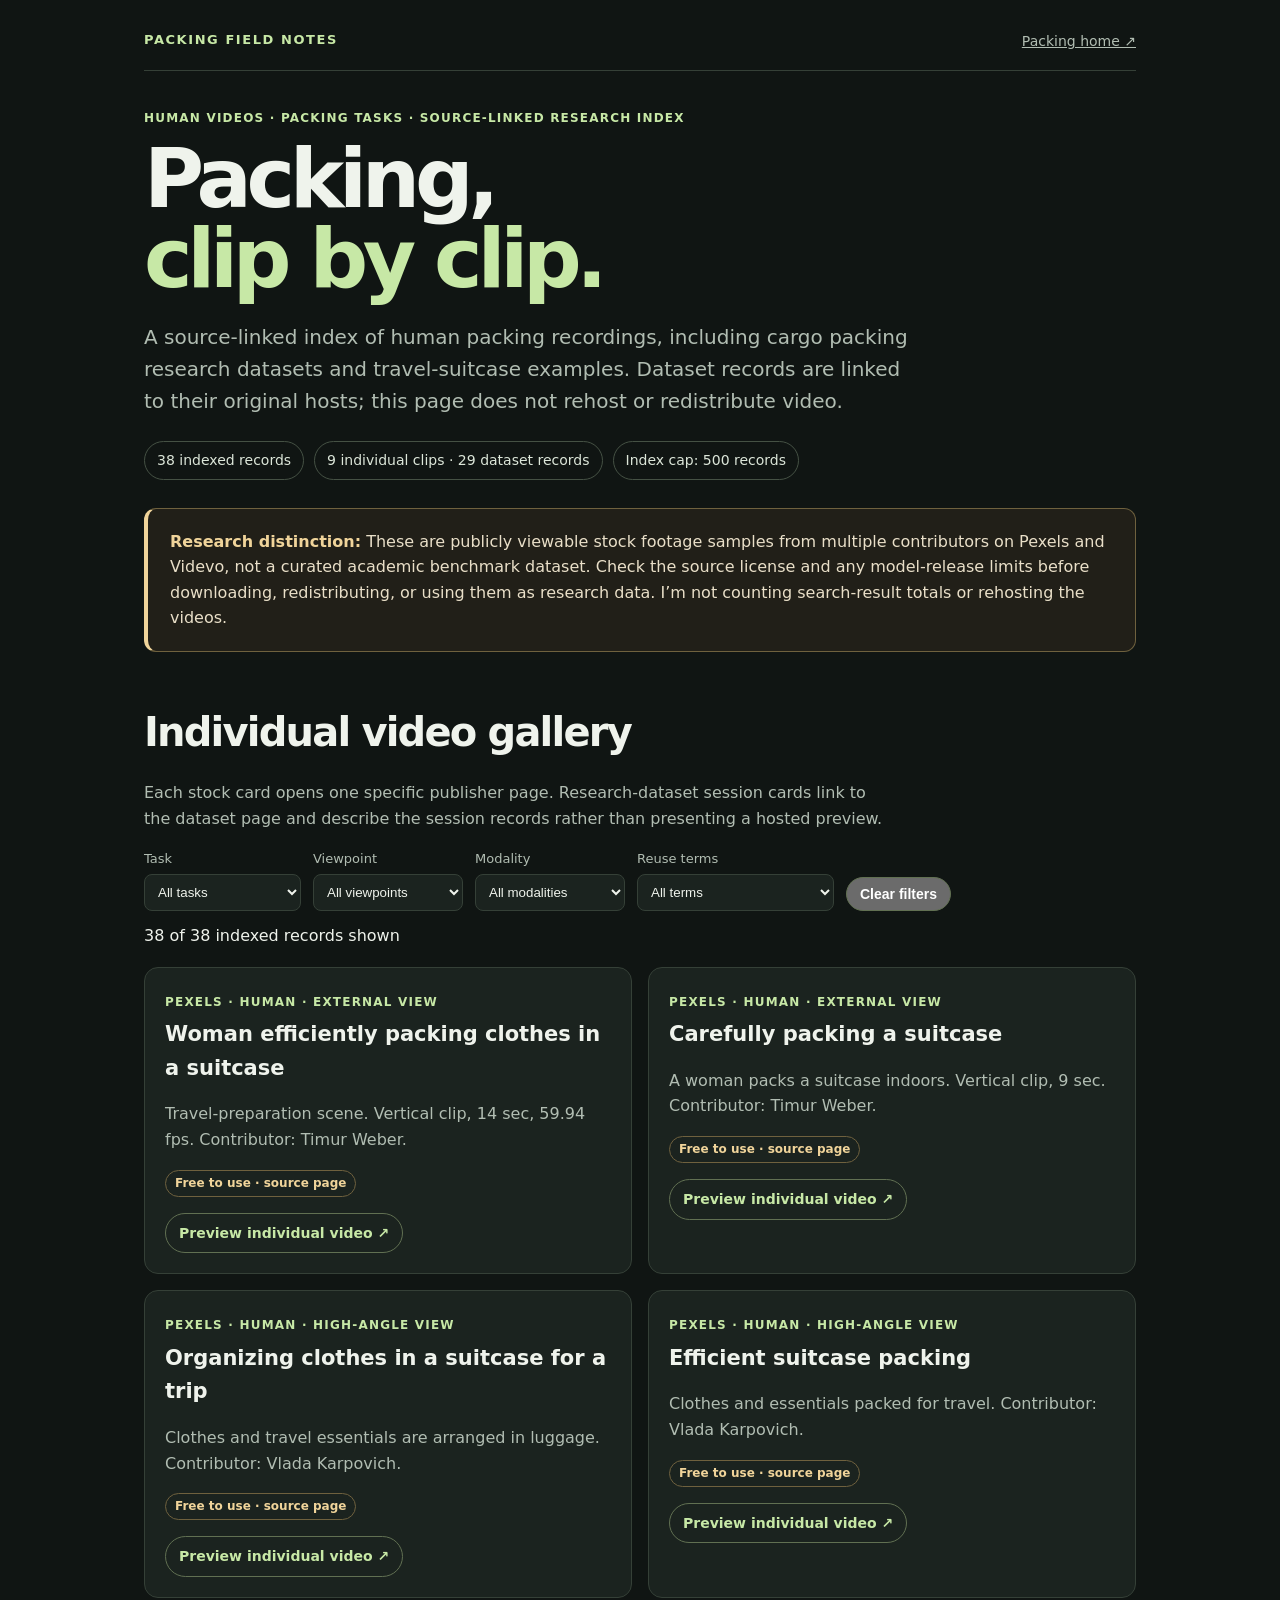
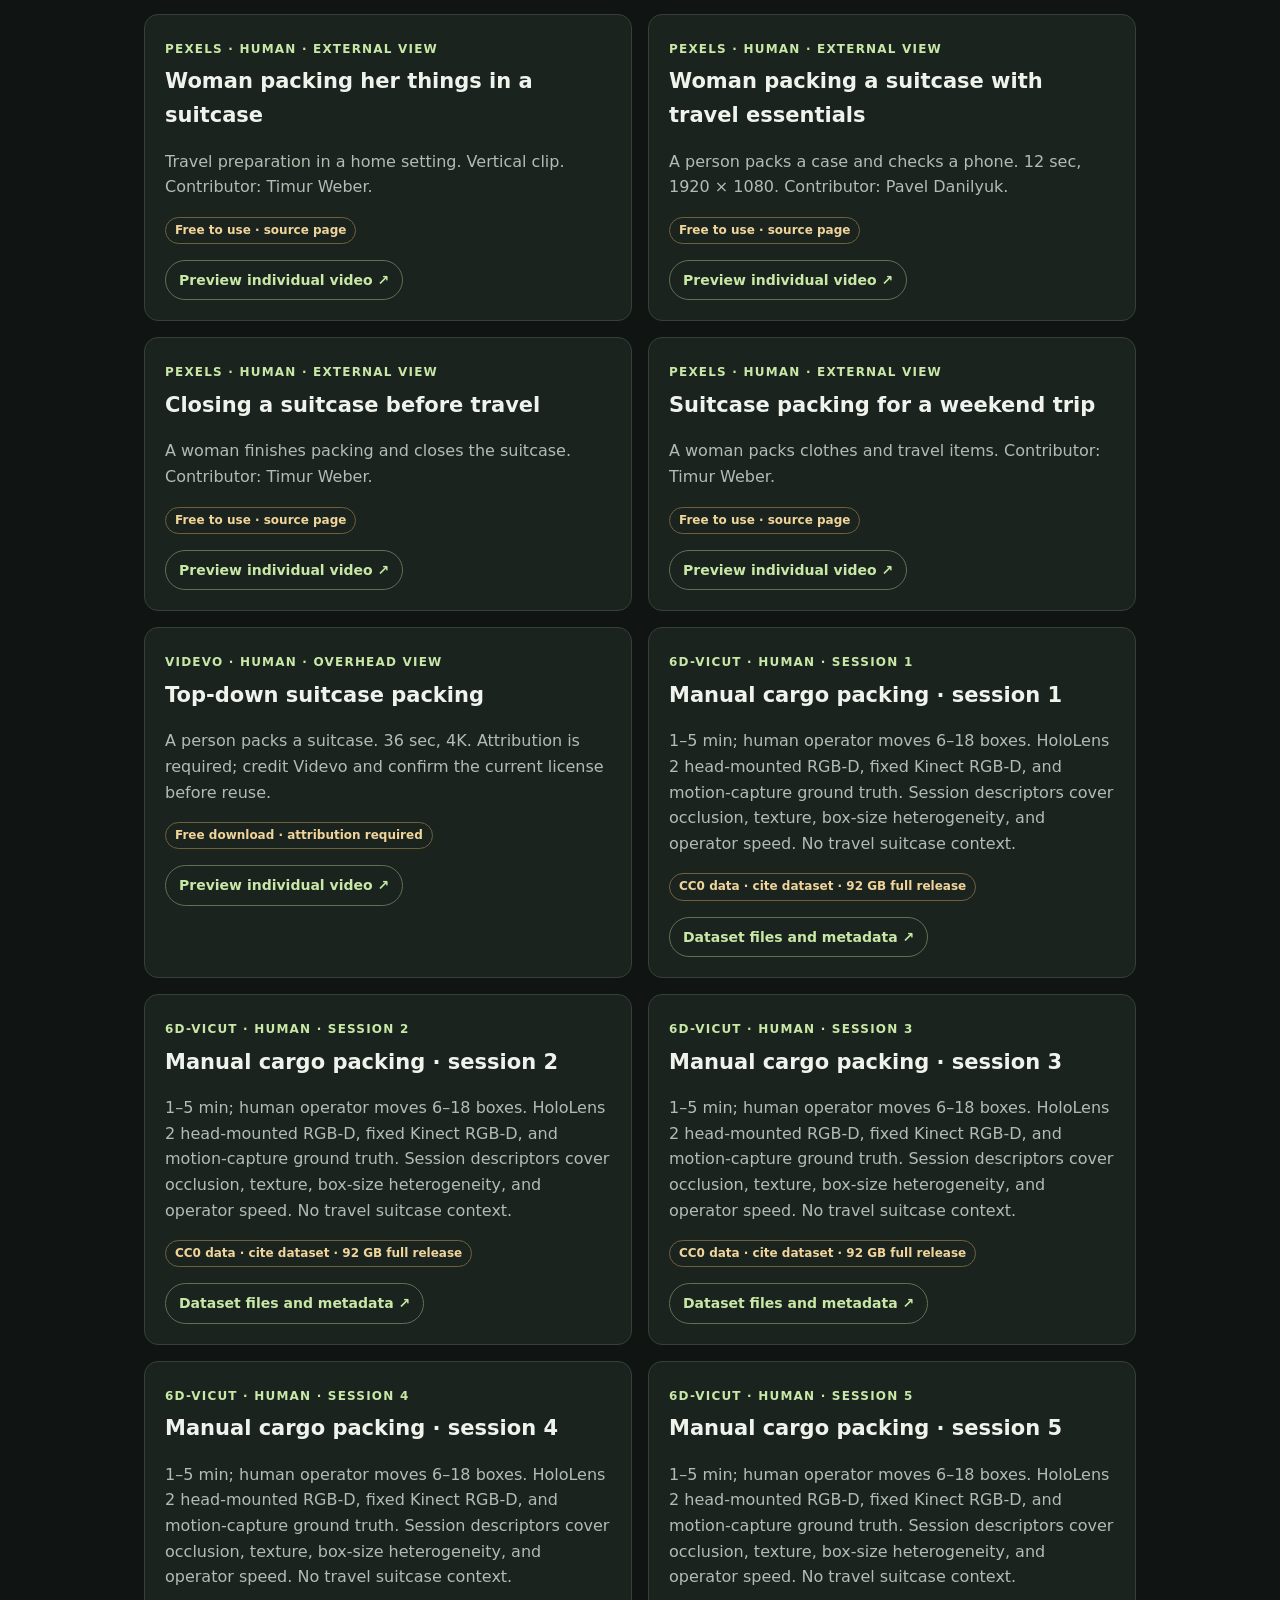
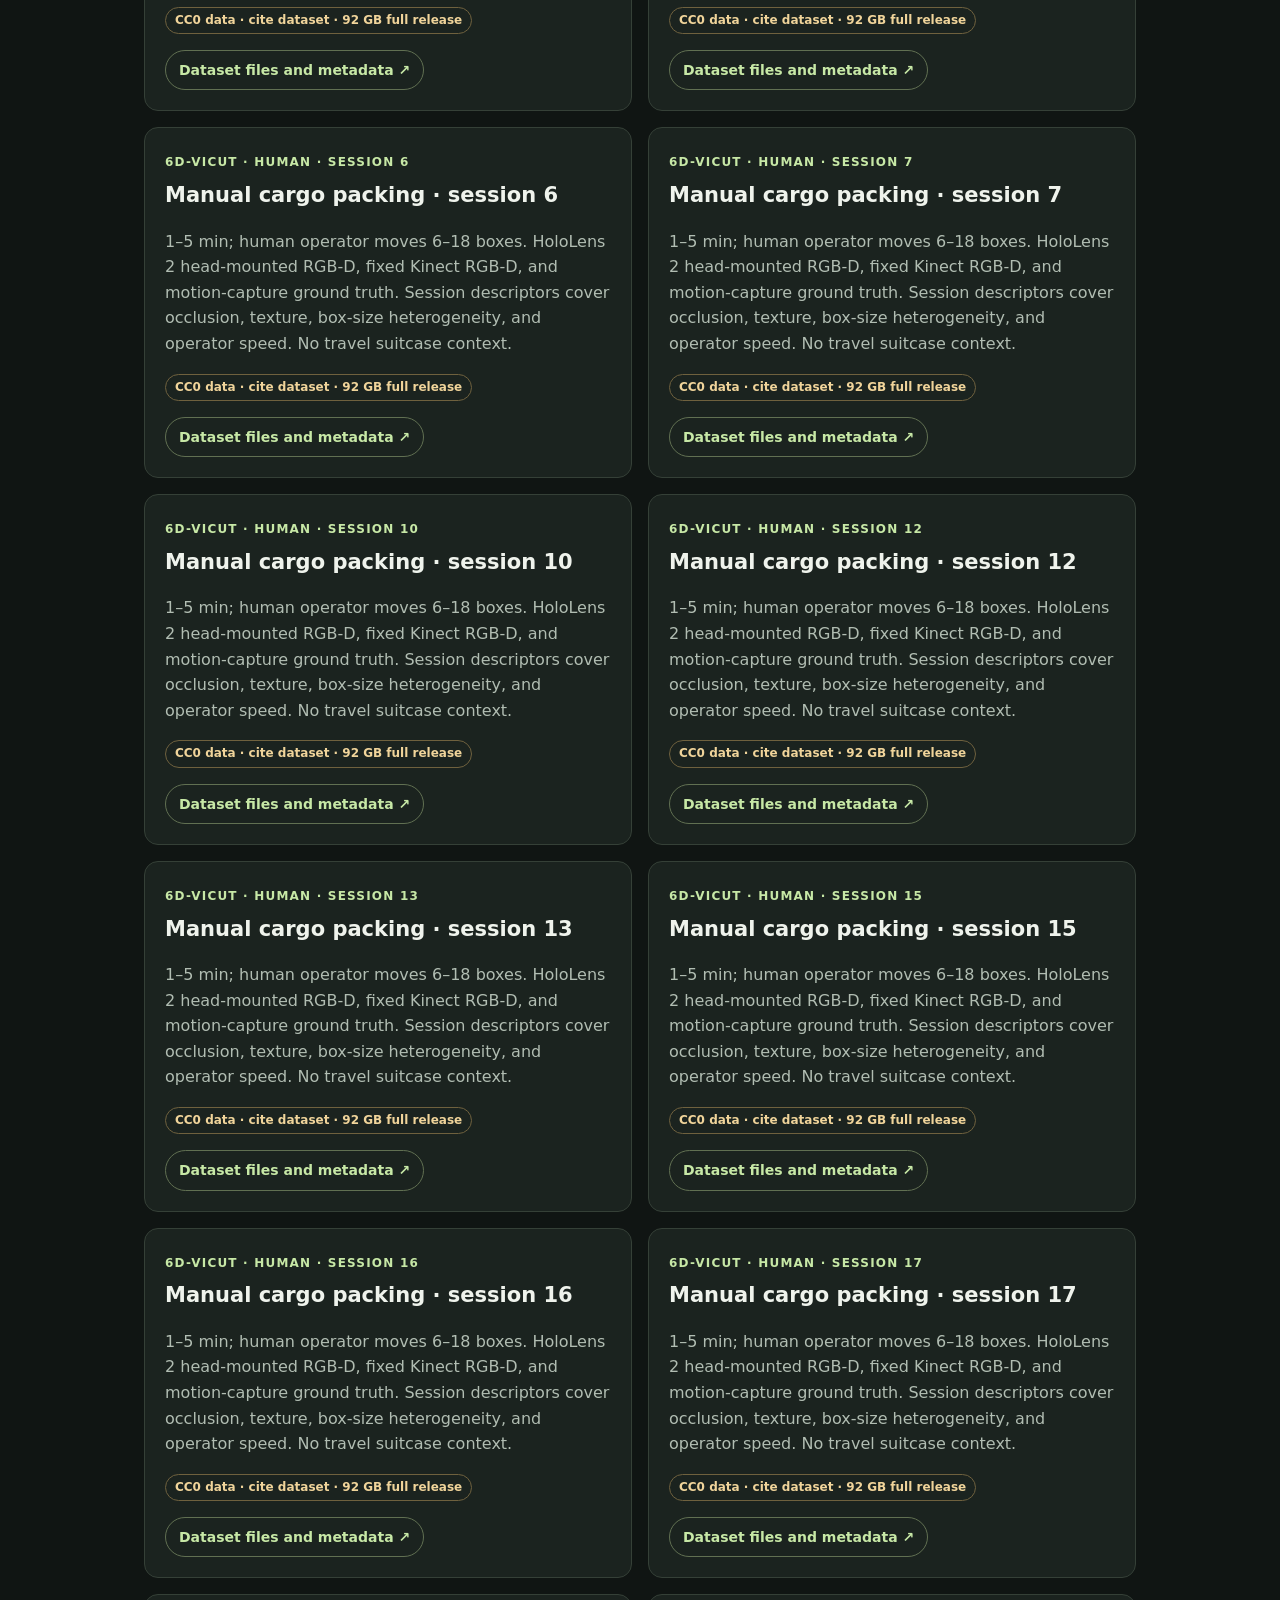
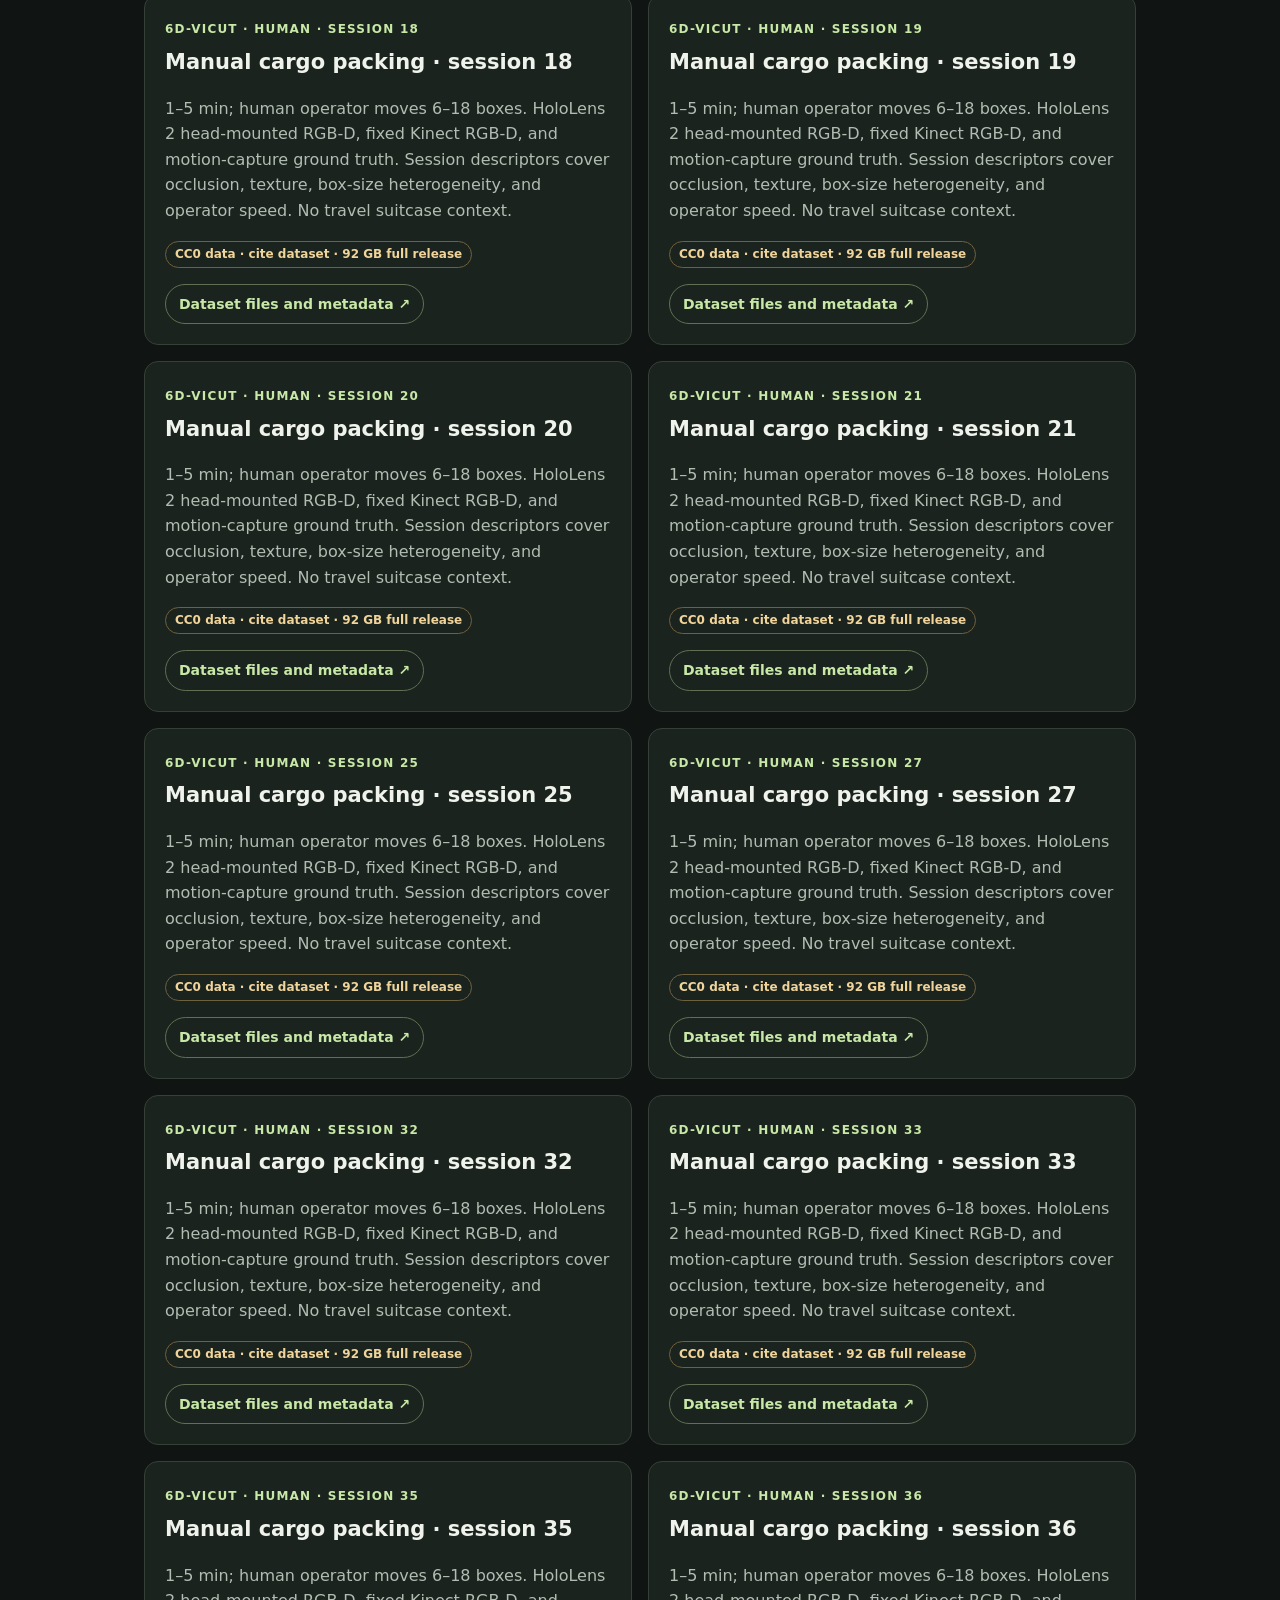
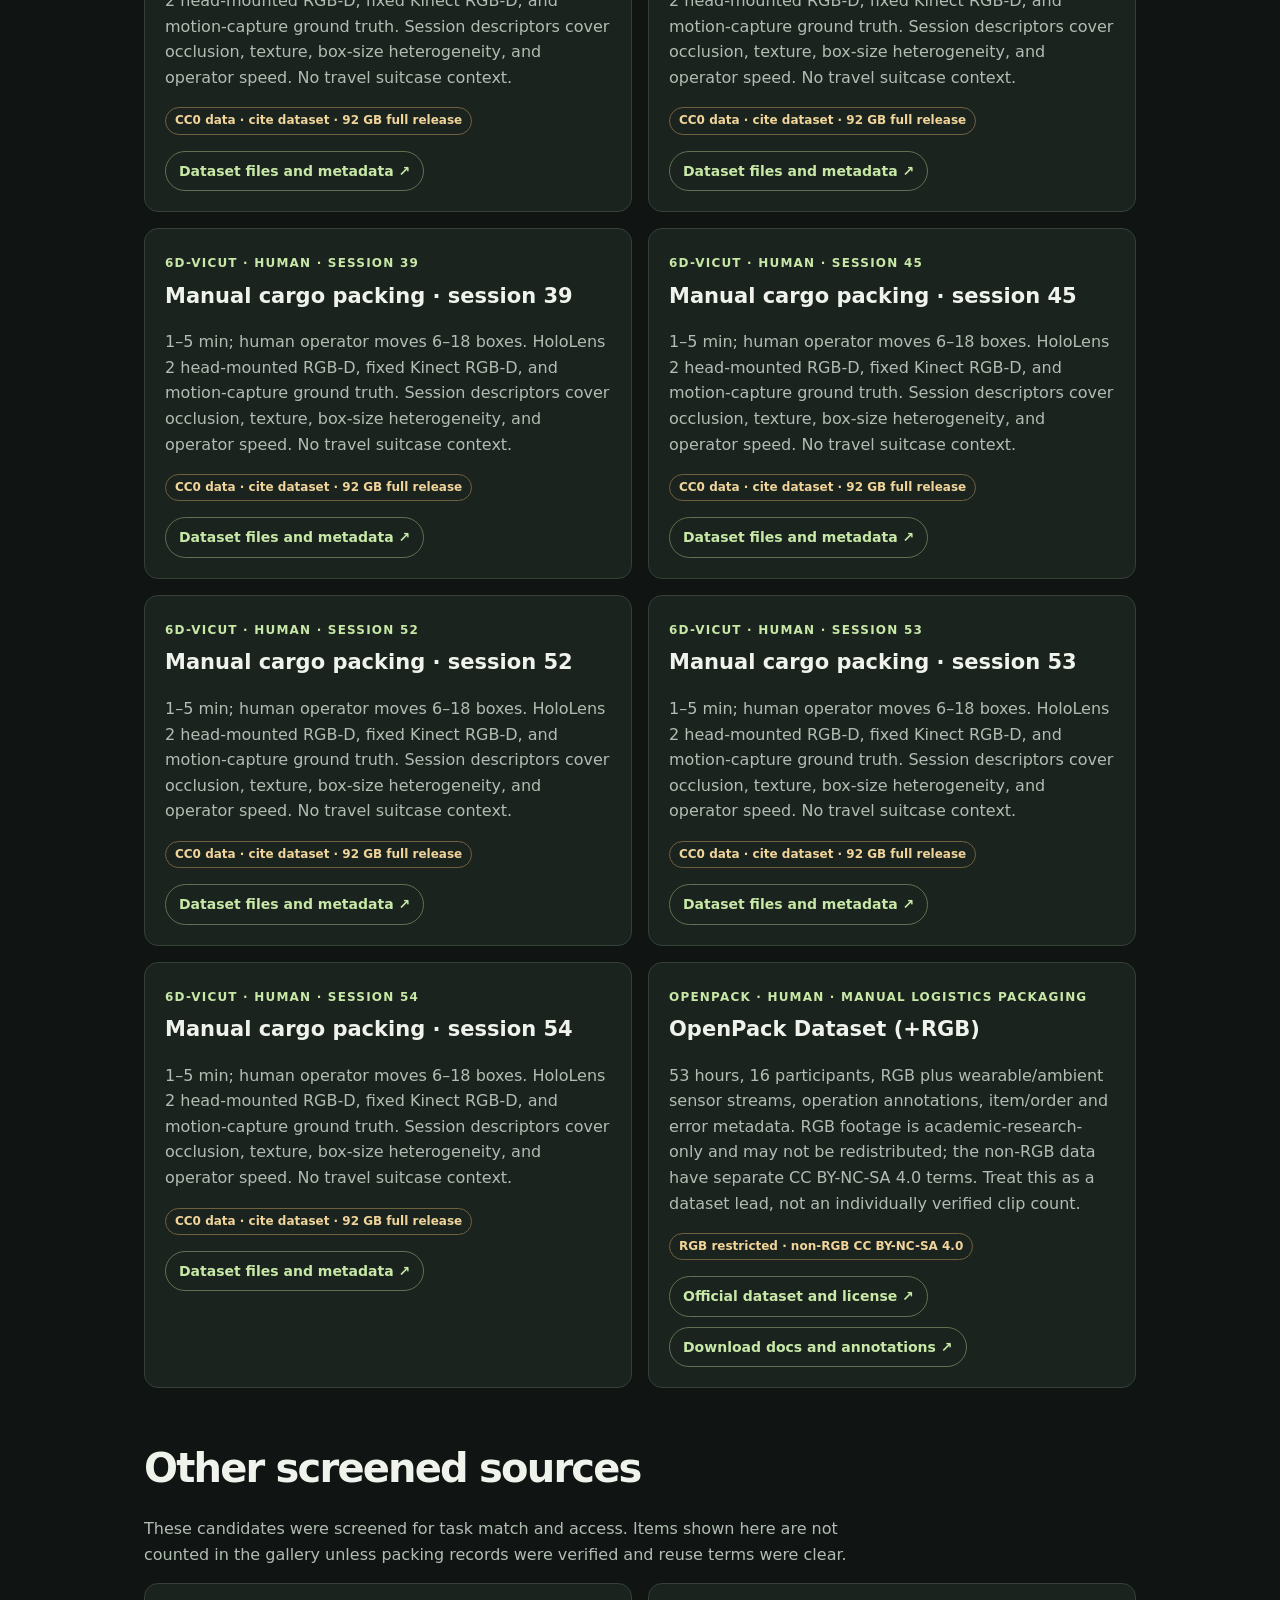
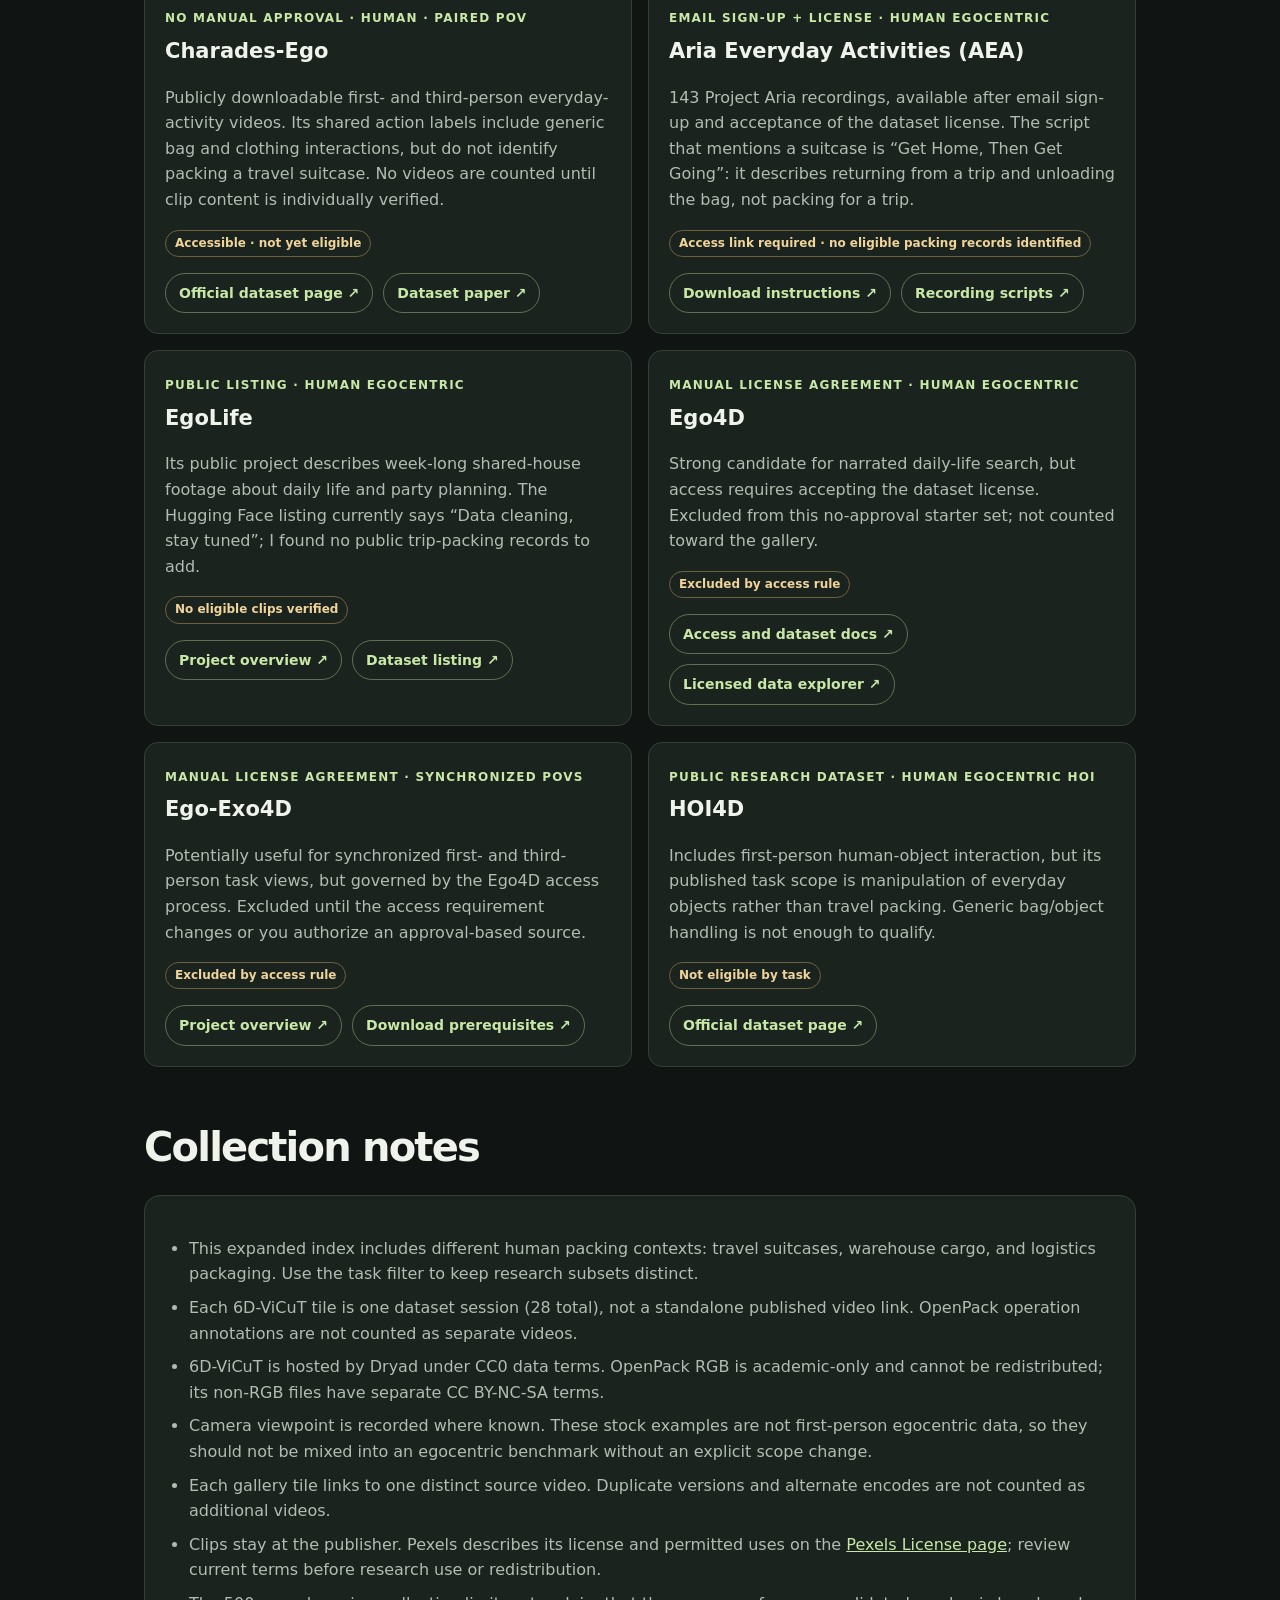
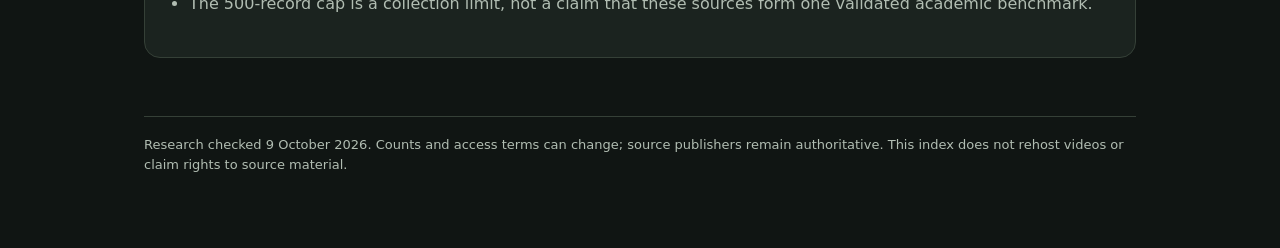
<file: packing-data/index.html>
<!doctype html>
<html lang="en">
<head>
<meta charset="utf-8">
<meta name="viewport" content="width=device-width, initial-scale=1">
<meta name="description" content="A filterable, source-linked index of human packing videos and research dataset sessions.">
<title>Human packing video index — Field Notes</title>
<style>
:root{color-scheme:dark;--bg:#101513;--panel:#1b231f;--ink:#eff3ec;--muted:#b1bdb2;--accent:#c7e8a6;--line:#354037;--warn:#f0d49a}*{box-sizing:border-box}body{margin:0;background:var(--bg);color:var(--ink);font:16px/1.6 system-ui,-apple-system,Segoe UI,sans-serif}main{max-width:1120px;margin:auto;padding:30px 5vw 72px}a{color:var(--accent)}a:focus-visible{outline:3px solid var(--accent);outline-offset:4px}header{display:flex;justify-content:space-between;gap:16px;border-bottom:1px solid var(--line);padding-bottom:18px}.brand{font-size:13px;font-weight:750;letter-spacing:.12em;text-decoration:none}.back{font-size:14px;color:var(--muted)}.eyebrow,.tag{color:var(--accent);font-size:12px;font-weight:750;letter-spacing:.1em;text-transform:uppercase}.eyebrow{margin:38px 0 10px}h1{font-size:clamp(44px,8vw,82px);line-height:.98;letter-spacing:-.065em;max-width:850px;margin:0 0 22px}h1 em{color:var(--accent);font-style:normal}.lede{max-width:780px;font-size:20px;color:var(--muted)}.stats{display:flex;flex-wrap:wrap;gap:10px;margin:24px 0}.stats span{padding:7px 12px;border:1px solid #455144;border-radius:999px;color:#dce6d9;font-size:14px}.notice{margin:28px 0;padding:20px 22px;border:1px solid #6f613e;border-left:4px solid var(--warn);border-radius:12px;background:#211f18;color:#e9dfc8}.notice strong{color:var(--warn)}section{margin-top:48px}.section-head{margin-bottom:16px}.section-head h2{font-size:clamp(27px,4vw,40px);letter-spacing:-.045em;margin:0}.section-head p{max-width:740px;color:var(--muted)}.panel{padding:24px;border:1px solid var(--line);border-radius:16px;background:var(--panel)}.panel h3{margin:4px 0 8px;font-size:23px}.panel p{color:var(--muted)}.source-grid{display:grid;grid-template-columns:repeat(2,minmax(0,1fr));gap:16px}.filters{display:flex;flex-wrap:wrap;gap:12px;align-items:end;margin:18px 0}.filters label{display:grid;gap:4px;color:var(--muted);font-size:13px}.filters select{min-width:150px;padding:9px;background:var(--panel);color:var(--ink);border:1px solid var(--line);border-radius:8px}.source[hidden]{display:none}.source{padding:20px;border:1px solid var(--line);border-radius:14px;background:var(--panel)}.source h3{font-size:21px;margin:5px 0}.source p{color:var(--muted)}.status{display:inline-block;border:1px solid #6f613e;border-radius:999px;padding:3px 9px;color:var(--warn);font-size:12px;font-weight:700}.button{display:inline-block;padding:8px 13px;border:1px solid #617052;border-radius:999px;text-decoration:none;font-size:14px;font-weight:650}.source-actions{display:flex;flex-wrap:wrap;gap:10px;margin-top:16px}.criteria{padding-left:20px;color:var(--muted)}.criteria li{margin:8px 0}footer{margin-top:58px;padding-top:18px;border-top:1px solid var(--line);font-size:13px;color:var(--muted)}@media(max-width:700px){main{padding:22px 5vw 54px}.source-grid{grid-template-columns:1fr}header{align-items:flex-start;flex-direction:column}}
</style>
</head>
<body><main>
<header><a class="brand" href="../index.html">PACKING FIELD NOTES</a><a class="back" href="../index.html">Packing home ↗</a></header>
<p class="eyebrow">Human videos · packing tasks · source-linked research index</p>
<h1>Packing,<br><em>clip by clip.</em></h1>
<p class="lede">A source-linked index of human packing recordings, including cargo packing research datasets and travel-suitcase examples. Dataset records are linked to their original hosts; this page does not rehost or redistribute video.</p>
<div class="stats"><span>38 indexed records</span><span>9 individual clips · 29 dataset records</span><span>Index cap: 500 records</span></div>
<aside class="notice"><strong>Research distinction:</strong> These are publicly viewable stock footage samples from multiple contributors on Pexels and Videvo, not a curated academic benchmark dataset. Check the source license and any model-release limits before downloading, redistributing, or using them as research data. I’m not counting search-result totals or rehosting the videos.</aside>

<section aria-labelledby="gallery-title"><div class="section-head"><h2 id="gallery-title">Individual video gallery</h2><p>Each stock card opens one specific publisher page. Research-dataset session cards link to the dataset page and describe the session records rather than presenting a hosted preview.</p></div><div class="filters" role="group" aria-label="Filter packing records"><label>Task <select data-filter="task"><option value="">All tasks</option><option value="travel">Travel suitcase</option><option value="cargo">Cargo / warehouse</option><option value="logistics">Logistics packaging</option></select></label><label>Viewpoint <select data-filter="view"><option value="">All viewpoints</option><option value="external">External</option><option value="egocentric">Egocentric</option><option value="mixed">Multiple / mixed</option></select></label><label>Modality <select data-filter="modality"><option value="">All modalities</option><option value="rgb">RGB video</option><option value="rgbd">RGB-D</option><option value="multimodal">Multimodal</option></select></label><label>Reuse terms <select data-filter="license"><option value="">All terms</option><option value="pexels">Pexels license</option><option value="attribution">Attribution required</option><option value="cc0">CC0</option><option value="restricted">Restricted / academic only</option></select></label><button class="button" type="button" id="clear-filters">Clear filters</button><span id="filter-count" aria-live="polite"></span></div><div class="source-grid" id="records-grid">
<article class="source" data-task="travel" data-view="external" data-modality="rgb" data-license="pexels"><span class="tag">Pexels · human · external view</span><h3>Woman efficiently packing clothes in a suitcase</h3><p>Travel-preparation scene. Vertical clip, 14 sec, 59.94 fps. Contributor: Timur Weber.</p><span class="status">Free to use · source page</span><div class="source-actions"><a class="button" href="https://www.pexels.com/video/a-woman-packing-clothes-on-a-suitcase-9141953/">Preview individual video ↗</a></div></article>
<article class="source" data-task="travel" data-view="external" data-modality="rgb" data-license="pexels"><span class="tag">Pexels · human · external view</span><h3>Carefully packing a suitcase</h3><p>A woman packs a suitcase indoors. Vertical clip, 9 sec. Contributor: Timur Weber.</p><span class="status">Free to use · source page</span><div class="source-actions"><a class="button" href="https://www.pexels.com/video/a-woman-packing-clothes-on-a-suitcase-9141876/">Preview individual video ↗</a></div></article>
<article class="source" data-task="travel" data-view="external" data-modality="rgb" data-license="pexels"><span class="tag">Pexels · human · high-angle view</span><h3>Organizing clothes in a suitcase for a trip</h3><p>Clothes and travel essentials are arranged in luggage. Contributor: Vlada Karpovich.</p><span class="status">Free to use · source page</span><div class="source-actions"><a class="button" href="https://www.pexels.com/video/video-of-a-woman-packing-her-suitcase-7429368/">Preview individual video ↗</a></div></article>
<article class="source" data-task="travel" data-view="external" data-modality="rgb" data-license="pexels"><span class="tag">Pexels · human · high-angle view</span><h3>Efficient suitcase packing</h3><p>Clothes and essentials packed for travel. Contributor: Vlada Karpovich.</p><span class="status">Free to use · source page</span><div class="source-actions"><a class="button" href="https://www.pexels.com/video/woman-packing-her-suitcase-7429263/">Preview individual video ↗</a></div></article>
<article class="source" data-task="travel" data-view="external" data-modality="rgb" data-license="pexels"><span class="tag">Pexels · human · external view</span><h3>Woman packing her things in a suitcase</h3><p>Travel preparation in a home setting. Vertical clip. Contributor: Timur Weber.</p><span class="status">Free to use · source page</span><div class="source-actions"><a class="button" href="https://www.pexels.com/video/woman-packing-her-things-in-a-suitcase-9146508/">Preview individual video ↗</a></div></article>
<article class="source" data-task="travel" data-view="external" data-modality="rgb" data-license="pexels"><span class="tag">Pexels · human · external view</span><h3>Woman packing a suitcase with travel essentials</h3><p>A person packs a case and checks a phone. 12 sec, 1920 × 1080. Contributor: Pavel Danilyuk.</p><span class="status">Free to use · source page</span><div class="source-actions"><a class="button" href="https://www.pexels.com/video/a-shot-of-a-woman-packing-her-bag-4407730/">Preview individual video ↗</a></div></article>
<article class="source" data-task="travel" data-view="external" data-modality="rgb" data-license="pexels"><span class="tag">Pexels · human · external view</span><h3>Closing a suitcase before travel</h3><p>A woman finishes packing and closes the suitcase. Contributor: Timur Weber.</p><span class="status">Free to use · source page</span><div class="source-actions"><a class="button" href="https://www.pexels.com/video/a-woman-closing-a-suitcase-9142428/">Preview individual video ↗</a></div></article>
<article class="source" data-task="travel" data-view="external" data-modality="rgb" data-license="pexels"><span class="tag">Pexels · human · external view</span><h3>Suitcase packing for a weekend trip</h3><p>A woman packs clothes and travel items. Contributor: Timur Weber.</p><span class="status">Free to use · source page</span><div class="source-actions"><a class="button" href="https://www.pexels.com/video/a-woman-packing-up-her-things-9141854/">Preview individual video ↗</a></div></article>
<article class="source" data-task="travel" data-view="external" data-modality="rgb" data-license="attribution"><span class="tag">Videvo · human · overhead view</span><h3>Top-down suitcase packing</h3><p>A person packs a suitcase. 36 sec, 4K. Attribution is required; credit Videvo and confirm the current license before reuse.</p><span class="status">Free download · attribution required</span><div class="source-actions"><a class="button" href="https://www.videvo.net/video/top-down-shot-of-person-packing-suitcase/851486/">Preview individual video ↗</a></div></article>
<article class="source" data-task="cargo" data-view="mixed" data-modality="rgbd" data-license="cc0"><span class="tag">6D-ViCuT · human · session 1</span><h3>Manual cargo packing · session 1</h3><p>1–5 min; human operator moves 6–18 boxes. HoloLens 2 head-mounted RGB-D, fixed Kinect RGB-D, and motion-capture ground truth. Session descriptors cover occlusion, texture, box-size heterogeneity, and operator speed. No travel suitcase context.</p><span class="status">CC0 data · cite dataset · 92 GB full release</span><div class="source-actions"><a class="button" href="https://datadryad.org/dataset/doi:10.5061/dryad.jq2bvq8dv">Dataset files and metadata ↗</a></div></article>
<article class="source" data-task="cargo" data-view="mixed" data-modality="rgbd" data-license="cc0"><span class="tag">6D-ViCuT · human · session 2</span><h3>Manual cargo packing · session 2</h3><p>1–5 min; human operator moves 6–18 boxes. HoloLens 2 head-mounted RGB-D, fixed Kinect RGB-D, and motion-capture ground truth. Session descriptors cover occlusion, texture, box-size heterogeneity, and operator speed. No travel suitcase context.</p><span class="status">CC0 data · cite dataset · 92 GB full release</span><div class="source-actions"><a class="button" href="https://datadryad.org/dataset/doi:10.5061/dryad.jq2bvq8dv">Dataset files and metadata ↗</a></div></article>
<article class="source" data-task="cargo" data-view="mixed" data-modality="rgbd" data-license="cc0"><span class="tag">6D-ViCuT · human · session 3</span><h3>Manual cargo packing · session 3</h3><p>1–5 min; human operator moves 6–18 boxes. HoloLens 2 head-mounted RGB-D, fixed Kinect RGB-D, and motion-capture ground truth. Session descriptors cover occlusion, texture, box-size heterogeneity, and operator speed. No travel suitcase context.</p><span class="status">CC0 data · cite dataset · 92 GB full release</span><div class="source-actions"><a class="button" href="https://datadryad.org/dataset/doi:10.5061/dryad.jq2bvq8dv">Dataset files and metadata ↗</a></div></article>
<article class="source" data-task="cargo" data-view="mixed" data-modality="rgbd" data-license="cc0"><span class="tag">6D-ViCuT · human · session 4</span><h3>Manual cargo packing · session 4</h3><p>1–5 min; human operator moves 6–18 boxes. HoloLens 2 head-mounted RGB-D, fixed Kinect RGB-D, and motion-capture ground truth. Session descriptors cover occlusion, texture, box-size heterogeneity, and operator speed. No travel suitcase context.</p><span class="status">CC0 data · cite dataset · 92 GB full release</span><div class="source-actions"><a class="button" href="https://datadryad.org/dataset/doi:10.5061/dryad.jq2bvq8dv">Dataset files and metadata ↗</a></div></article>
<article class="source" data-task="cargo" data-view="mixed" data-modality="rgbd" data-license="cc0"><span class="tag">6D-ViCuT · human · session 5</span><h3>Manual cargo packing · session 5</h3><p>1–5 min; human operator moves 6–18 boxes. HoloLens 2 head-mounted RGB-D, fixed Kinect RGB-D, and motion-capture ground truth. Session descriptors cover occlusion, texture, box-size heterogeneity, and operator speed. No travel suitcase context.</p><span class="status">CC0 data · cite dataset · 92 GB full release</span><div class="source-actions"><a class="button" href="https://datadryad.org/dataset/doi:10.5061/dryad.jq2bvq8dv">Dataset files and metadata ↗</a></div></article>
<article class="source" data-task="cargo" data-view="mixed" data-modality="rgbd" data-license="cc0"><span class="tag">6D-ViCuT · human · session 6</span><h3>Manual cargo packing · session 6</h3><p>1–5 min; human operator moves 6–18 boxes. HoloLens 2 head-mounted RGB-D, fixed Kinect RGB-D, and motion-capture ground truth. Session descriptors cover occlusion, texture, box-size heterogeneity, and operator speed. No travel suitcase context.</p><span class="status">CC0 data · cite dataset · 92 GB full release</span><div class="source-actions"><a class="button" href="https://datadryad.org/dataset/doi:10.5061/dryad.jq2bvq8dv">Dataset files and metadata ↗</a></div></article>
<article class="source" data-task="cargo" data-view="mixed" data-modality="rgbd" data-license="cc0"><span class="tag">6D-ViCuT · human · session 7</span><h3>Manual cargo packing · session 7</h3><p>1–5 min; human operator moves 6–18 boxes. HoloLens 2 head-mounted RGB-D, fixed Kinect RGB-D, and motion-capture ground truth. Session descriptors cover occlusion, texture, box-size heterogeneity, and operator speed. No travel suitcase context.</p><span class="status">CC0 data · cite dataset · 92 GB full release</span><div class="source-actions"><a class="button" href="https://datadryad.org/dataset/doi:10.5061/dryad.jq2bvq8dv">Dataset files and metadata ↗</a></div></article>
<article class="source" data-task="cargo" data-view="mixed" data-modality="rgbd" data-license="cc0"><span class="tag">6D-ViCuT · human · session 10</span><h3>Manual cargo packing · session 10</h3><p>1–5 min; human operator moves 6–18 boxes. HoloLens 2 head-mounted RGB-D, fixed Kinect RGB-D, and motion-capture ground truth. Session descriptors cover occlusion, texture, box-size heterogeneity, and operator speed. No travel suitcase context.</p><span class="status">CC0 data · cite dataset · 92 GB full release</span><div class="source-actions"><a class="button" href="https://datadryad.org/dataset/doi:10.5061/dryad.jq2bvq8dv">Dataset files and metadata ↗</a></div></article>
<article class="source" data-task="cargo" data-view="mixed" data-modality="rgbd" data-license="cc0"><span class="tag">6D-ViCuT · human · session 12</span><h3>Manual cargo packing · session 12</h3><p>1–5 min; human operator moves 6–18 boxes. HoloLens 2 head-mounted RGB-D, fixed Kinect RGB-D, and motion-capture ground truth. Session descriptors cover occlusion, texture, box-size heterogeneity, and operator speed. No travel suitcase context.</p><span class="status">CC0 data · cite dataset · 92 GB full release</span><div class="source-actions"><a class="button" href="https://datadryad.org/dataset/doi:10.5061/dryad.jq2bvq8dv">Dataset files and metadata ↗</a></div></article>
<article class="source" data-task="cargo" data-view="mixed" data-modality="rgbd" data-license="cc0"><span class="tag">6D-ViCuT · human · session 13</span><h3>Manual cargo packing · session 13</h3><p>1–5 min; human operator moves 6–18 boxes. HoloLens 2 head-mounted RGB-D, fixed Kinect RGB-D, and motion-capture ground truth. Session descriptors cover occlusion, texture, box-size heterogeneity, and operator speed. No travel suitcase context.</p><span class="status">CC0 data · cite dataset · 92 GB full release</span><div class="source-actions"><a class="button" href="https://datadryad.org/dataset/doi:10.5061/dryad.jq2bvq8dv">Dataset files and metadata ↗</a></div></article>
<article class="source" data-task="cargo" data-view="mixed" data-modality="rgbd" data-license="cc0"><span class="tag">6D-ViCuT · human · session 15</span><h3>Manual cargo packing · session 15</h3><p>1–5 min; human operator moves 6–18 boxes. HoloLens 2 head-mounted RGB-D, fixed Kinect RGB-D, and motion-capture ground truth. Session descriptors cover occlusion, texture, box-size heterogeneity, and operator speed. No travel suitcase context.</p><span class="status">CC0 data · cite dataset · 92 GB full release</span><div class="source-actions"><a class="button" href="https://datadryad.org/dataset/doi:10.5061/dryad.jq2bvq8dv">Dataset files and metadata ↗</a></div></article>
<article class="source" data-task="cargo" data-view="mixed" data-modality="rgbd" data-license="cc0"><span class="tag">6D-ViCuT · human · session 16</span><h3>Manual cargo packing · session 16</h3><p>1–5 min; human operator moves 6–18 boxes. HoloLens 2 head-mounted RGB-D, fixed Kinect RGB-D, and motion-capture ground truth. Session descriptors cover occlusion, texture, box-size heterogeneity, and operator speed. No travel suitcase context.</p><span class="status">CC0 data · cite dataset · 92 GB full release</span><div class="source-actions"><a class="button" href="https://datadryad.org/dataset/doi:10.5061/dryad.jq2bvq8dv">Dataset files and metadata ↗</a></div></article>
<article class="source" data-task="cargo" data-view="mixed" data-modality="rgbd" data-license="cc0"><span class="tag">6D-ViCuT · human · session 17</span><h3>Manual cargo packing · session 17</h3><p>1–5 min; human operator moves 6–18 boxes. HoloLens 2 head-mounted RGB-D, fixed Kinect RGB-D, and motion-capture ground truth. Session descriptors cover occlusion, texture, box-size heterogeneity, and operator speed. No travel suitcase context.</p><span class="status">CC0 data · cite dataset · 92 GB full release</span><div class="source-actions"><a class="button" href="https://datadryad.org/dataset/doi:10.5061/dryad.jq2bvq8dv">Dataset files and metadata ↗</a></div></article>
<article class="source" data-task="cargo" data-view="mixed" data-modality="rgbd" data-license="cc0"><span class="tag">6D-ViCuT · human · session 18</span><h3>Manual cargo packing · session 18</h3><p>1–5 min; human operator moves 6–18 boxes. HoloLens 2 head-mounted RGB-D, fixed Kinect RGB-D, and motion-capture ground truth. Session descriptors cover occlusion, texture, box-size heterogeneity, and operator speed. No travel suitcase context.</p><span class="status">CC0 data · cite dataset · 92 GB full release</span><div class="source-actions"><a class="button" href="https://datadryad.org/dataset/doi:10.5061/dryad.jq2bvq8dv">Dataset files and metadata ↗</a></div></article>
<article class="source" data-task="cargo" data-view="mixed" data-modality="rgbd" data-license="cc0"><span class="tag">6D-ViCuT · human · session 19</span><h3>Manual cargo packing · session 19</h3><p>1–5 min; human operator moves 6–18 boxes. HoloLens 2 head-mounted RGB-D, fixed Kinect RGB-D, and motion-capture ground truth. Session descriptors cover occlusion, texture, box-size heterogeneity, and operator speed. No travel suitcase context.</p><span class="status">CC0 data · cite dataset · 92 GB full release</span><div class="source-actions"><a class="button" href="https://datadryad.org/dataset/doi:10.5061/dryad.jq2bvq8dv">Dataset files and metadata ↗</a></div></article>
<article class="source" data-task="cargo" data-view="mixed" data-modality="rgbd" data-license="cc0"><span class="tag">6D-ViCuT · human · session 20</span><h3>Manual cargo packing · session 20</h3><p>1–5 min; human operator moves 6–18 boxes. HoloLens 2 head-mounted RGB-D, fixed Kinect RGB-D, and motion-capture ground truth. Session descriptors cover occlusion, texture, box-size heterogeneity, and operator speed. No travel suitcase context.</p><span class="status">CC0 data · cite dataset · 92 GB full release</span><div class="source-actions"><a class="button" href="https://datadryad.org/dataset/doi:10.5061/dryad.jq2bvq8dv">Dataset files and metadata ↗</a></div></article>
<article class="source" data-task="cargo" data-view="mixed" data-modality="rgbd" data-license="cc0"><span class="tag">6D-ViCuT · human · session 21</span><h3>Manual cargo packing · session 21</h3><p>1–5 min; human operator moves 6–18 boxes. HoloLens 2 head-mounted RGB-D, fixed Kinect RGB-D, and motion-capture ground truth. Session descriptors cover occlusion, texture, box-size heterogeneity, and operator speed. No travel suitcase context.</p><span class="status">CC0 data · cite dataset · 92 GB full release</span><div class="source-actions"><a class="button" href="https://datadryad.org/dataset/doi:10.5061/dryad.jq2bvq8dv">Dataset files and metadata ↗</a></div></article>
<article class="source" data-task="cargo" data-view="mixed" data-modality="rgbd" data-license="cc0"><span class="tag">6D-ViCuT · human · session 25</span><h3>Manual cargo packing · session 25</h3><p>1–5 min; human operator moves 6–18 boxes. HoloLens 2 head-mounted RGB-D, fixed Kinect RGB-D, and motion-capture ground truth. Session descriptors cover occlusion, texture, box-size heterogeneity, and operator speed. No travel suitcase context.</p><span class="status">CC0 data · cite dataset · 92 GB full release</span><div class="source-actions"><a class="button" href="https://datadryad.org/dataset/doi:10.5061/dryad.jq2bvq8dv">Dataset files and metadata ↗</a></div></article>
<article class="source" data-task="cargo" data-view="mixed" data-modality="rgbd" data-license="cc0"><span class="tag">6D-ViCuT · human · session 27</span><h3>Manual cargo packing · session 27</h3><p>1–5 min; human operator moves 6–18 boxes. HoloLens 2 head-mounted RGB-D, fixed Kinect RGB-D, and motion-capture ground truth. Session descriptors cover occlusion, texture, box-size heterogeneity, and operator speed. No travel suitcase context.</p><span class="status">CC0 data · cite dataset · 92 GB full release</span><div class="source-actions"><a class="button" href="https://datadryad.org/dataset/doi:10.5061/dryad.jq2bvq8dv">Dataset files and metadata ↗</a></div></article>
<article class="source" data-task="cargo" data-view="mixed" data-modality="rgbd" data-license="cc0"><span class="tag">6D-ViCuT · human · session 32</span><h3>Manual cargo packing · session 32</h3><p>1–5 min; human operator moves 6–18 boxes. HoloLens 2 head-mounted RGB-D, fixed Kinect RGB-D, and motion-capture ground truth. Session descriptors cover occlusion, texture, box-size heterogeneity, and operator speed. No travel suitcase context.</p><span class="status">CC0 data · cite dataset · 92 GB full release</span><div class="source-actions"><a class="button" href="https://datadryad.org/dataset/doi:10.5061/dryad.jq2bvq8dv">Dataset files and metadata ↗</a></div></article>
<article class="source" data-task="cargo" data-view="mixed" data-modality="rgbd" data-license="cc0"><span class="tag">6D-ViCuT · human · session 33</span><h3>Manual cargo packing · session 33</h3><p>1–5 min; human operator moves 6–18 boxes. HoloLens 2 head-mounted RGB-D, fixed Kinect RGB-D, and motion-capture ground truth. Session descriptors cover occlusion, texture, box-size heterogeneity, and operator speed. No travel suitcase context.</p><span class="status">CC0 data · cite dataset · 92 GB full release</span><div class="source-actions"><a class="button" href="https://datadryad.org/dataset/doi:10.5061/dryad.jq2bvq8dv">Dataset files and metadata ↗</a></div></article>
<article class="source" data-task="cargo" data-view="mixed" data-modality="rgbd" data-license="cc0"><span class="tag">6D-ViCuT · human · session 35</span><h3>Manual cargo packing · session 35</h3><p>1–5 min; human operator moves 6–18 boxes. HoloLens 2 head-mounted RGB-D, fixed Kinect RGB-D, and motion-capture ground truth. Session descriptors cover occlusion, texture, box-size heterogeneity, and operator speed. No travel suitcase context.</p><span class="status">CC0 data · cite dataset · 92 GB full release</span><div class="source-actions"><a class="button" href="https://datadryad.org/dataset/doi:10.5061/dryad.jq2bvq8dv">Dataset files and metadata ↗</a></div></article>
<article class="source" data-task="cargo" data-view="mixed" data-modality="rgbd" data-license="cc0"><span class="tag">6D-ViCuT · human · session 36</span><h3>Manual cargo packing · session 36</h3><p>1–5 min; human operator moves 6–18 boxes. HoloLens 2 head-mounted RGB-D, fixed Kinect RGB-D, and motion-capture ground truth. Session descriptors cover occlusion, texture, box-size heterogeneity, and operator speed. No travel suitcase context.</p><span class="status">CC0 data · cite dataset · 92 GB full release</span><div class="source-actions"><a class="button" href="https://datadryad.org/dataset/doi:10.5061/dryad.jq2bvq8dv">Dataset files and metadata ↗</a></div></article>
<article class="source" data-task="cargo" data-view="mixed" data-modality="rgbd" data-license="cc0"><span class="tag">6D-ViCuT · human · session 39</span><h3>Manual cargo packing · session 39</h3><p>1–5 min; human operator moves 6–18 boxes. HoloLens 2 head-mounted RGB-D, fixed Kinect RGB-D, and motion-capture ground truth. Session descriptors cover occlusion, texture, box-size heterogeneity, and operator speed. No travel suitcase context.</p><span class="status">CC0 data · cite dataset · 92 GB full release</span><div class="source-actions"><a class="button" href="https://datadryad.org/dataset/doi:10.5061/dryad.jq2bvq8dv">Dataset files and metadata ↗</a></div></article>
<article class="source" data-task="cargo" data-view="mixed" data-modality="rgbd" data-license="cc0"><span class="tag">6D-ViCuT · human · session 45</span><h3>Manual cargo packing · session 45</h3><p>1–5 min; human operator moves 6–18 boxes. HoloLens 2 head-mounted RGB-D, fixed Kinect RGB-D, and motion-capture ground truth. Session descriptors cover occlusion, texture, box-size heterogeneity, and operator speed. No travel suitcase context.</p><span class="status">CC0 data · cite dataset · 92 GB full release</span><div class="source-actions"><a class="button" href="https://datadryad.org/dataset/doi:10.5061/dryad.jq2bvq8dv">Dataset files and metadata ↗</a></div></article>
<article class="source" data-task="cargo" data-view="mixed" data-modality="rgbd" data-license="cc0"><span class="tag">6D-ViCuT · human · session 52</span><h3>Manual cargo packing · session 52</h3><p>1–5 min; human operator moves 6–18 boxes. HoloLens 2 head-mounted RGB-D, fixed Kinect RGB-D, and motion-capture ground truth. Session descriptors cover occlusion, texture, box-size heterogeneity, and operator speed. No travel suitcase context.</p><span class="status">CC0 data · cite dataset · 92 GB full release</span><div class="source-actions"><a class="button" href="https://datadryad.org/dataset/doi:10.5061/dryad.jq2bvq8dv">Dataset files and metadata ↗</a></div></article>
<article class="source" data-task="cargo" data-view="mixed" data-modality="rgbd" data-license="cc0"><span class="tag">6D-ViCuT · human · session 53</span><h3>Manual cargo packing · session 53</h3><p>1–5 min; human operator moves 6–18 boxes. HoloLens 2 head-mounted RGB-D, fixed Kinect RGB-D, and motion-capture ground truth. Session descriptors cover occlusion, texture, box-size heterogeneity, and operator speed. No travel suitcase context.</p><span class="status">CC0 data · cite dataset · 92 GB full release</span><div class="source-actions"><a class="button" href="https://datadryad.org/dataset/doi:10.5061/dryad.jq2bvq8dv">Dataset files and metadata ↗</a></div></article>
<article class="source" data-task="cargo" data-view="mixed" data-modality="rgbd" data-license="cc0"><span class="tag">6D-ViCuT · human · session 54</span><h3>Manual cargo packing · session 54</h3><p>1–5 min; human operator moves 6–18 boxes. HoloLens 2 head-mounted RGB-D, fixed Kinect RGB-D, and motion-capture ground truth. Session descriptors cover occlusion, texture, box-size heterogeneity, and operator speed. No travel suitcase context.</p><span class="status">CC0 data · cite dataset · 92 GB full release</span><div class="source-actions"><a class="button" href="https://datadryad.org/dataset/doi:10.5061/dryad.jq2bvq8dv">Dataset files and metadata ↗</a></div></article>
<article class="source" data-task="logistics" data-view="mixed" data-modality="multimodal" data-license="restricted"><span class="tag">OpenPack · human · manual logistics packaging</span><h3>OpenPack Dataset (+RGB)</h3><p>53 hours, 16 participants, RGB plus wearable/ambient sensor streams, operation annotations, item/order and error metadata. RGB footage is academic-research-only and may not be redistributed; the non-RGB data have separate CC BY-NC-SA 4.0 terms. Treat this as a dataset lead, not an individually verified clip count.</p><span class="status">RGB restricted · non-RGB CC BY-NC-SA 4.0</span><div class="source-actions"><a class="button" href="https://open-pack.github.io/">Official dataset and license ↗</a><a class="button" href="https://github.com/open-pack/openpack-dataset">Download docs and annotations ↗</a></div></article>
</div></section>


<section aria-labelledby="sources-title"><div class="section-head"><h2 id="sources-title">Other screened sources</h2><p>These candidates were screened for task match and access. Items shown here are not counted in the gallery unless packing records were verified and reuse terms were clear.</p></div><div class="source-grid">
<article class="source"><span class="tag">No manual approval · human · paired POV</span><h3>Charades-Ego</h3><p>Publicly downloadable first- and third-person everyday-activity videos. Its shared action labels include generic bag and clothing interactions, but do not identify packing a travel suitcase. No videos are counted until clip content is individually verified.</p><span class="status">Accessible · not yet eligible</span><div class="source-actions"><a class="button" href="https://prior.allenai.org/projects/charades-ego">Official dataset page ↗</a><a class="button" href="https://arxiv.org/abs/1804.09626">Dataset paper ↗</a></div></article>
<article class="source"><span class="tag">Email sign-up + license · human egocentric</span><h3>Aria Everyday Activities (AEA)</h3><p>143 Project Aria recordings, available after email sign-up and acceptance of the dataset license. The script that mentions a suitcase is “Get Home, Then Get Going”: it describes returning from a trip and unloading the bag, not packing for a trip.</p><span class="status">Access link required · no eligible packing records identified</span><div class="source-actions"><a class="button" href="https://facebookresearch.github.io/projectaria_tools/docs/open_datasets/aria_everyday_activities_dataset/aea_download_dataset">Download instructions ↗</a><a class="button" href="https://facebookresearch.github.io/projectaria_tools/docs/open_datasets/aria_everyday_activities_dataset/aea_scripts">Recording scripts ↗</a></div></article>
<article class="source"><span class="tag">Public listing · human egocentric</span><h3>EgoLife</h3><p>Its public project describes week-long shared-house footage about daily life and party planning. The Hugging Face listing currently says “Data cleaning, stay tuned”; I found no public trip-packing records to add.</p><span class="status">No eligible clips verified</span><div class="source-actions"><a class="button" href="https://egolife-ai.github.io/">Project overview ↗</a><a class="button" href="https://huggingface.co/datasets/lmms-lab/EgoLife">Dataset listing ↗</a></div></article>
<article class="source"><span class="tag">Manual license agreement · human egocentric</span><h3>Ego4D</h3><p>Strong candidate for narrated daily-life search, but access requires accepting the dataset license. Excluded from this no-approval starter set; not counted toward the gallery.</p><span class="status">Excluded by access rule</span><div class="source-actions"><a class="button" href="https://ego4d-data.org/docs/">Access and dataset docs ↗</a><a class="button" href="https://ego4d-data.org/docs/viz/">Licensed data explorer ↗</a></div></article>
<article class="source"><span class="tag">Manual license agreement · synchronized POVs</span><h3>Ego-Exo4D</h3><p>Potentially useful for synchronized first- and third-person task views, but governed by the Ego4D access process. Excluded until the access requirement changes or you authorize an approval-based source.</p><span class="status">Excluded by access rule</span><div class="source-actions"><a class="button" href="https://ego-exo4d-data.org/">Project overview ↗</a><a class="button" href="https://docs.ego-exo4d-data.org/download/">Download prerequisites ↗</a></div></article>
<article class="source"><span class="tag">Public research dataset · human egocentric HOI</span><h3>HOI4D</h3><p>Includes first-person human-object interaction, but its published task scope is manipulation of everyday objects rather than travel packing. Generic bag/object handling is not enough to qualify.</p><span class="status">Not eligible by task</span><div class="source-actions"><a class="button" href="https://hoi4d.github.io/">Official dataset page ↗</a></div></article>
</div></section>

<section aria-labelledby="rules-title"><div class="section-head"><h2 id="rules-title">Collection notes</h2></div><div class="panel"><ul class="criteria"><li>This expanded index includes different human packing contexts: travel suitcases, warehouse cargo, and logistics packaging. Use the task filter to keep research subsets distinct.</li><li>Each 6D-ViCuT tile is one dataset session (28 total), not a standalone published video link. OpenPack operation annotations are not counted as separate videos.</li><li>6D-ViCuT is hosted by Dryad under CC0 data terms. OpenPack RGB is academic-only and cannot be redistributed; its non-RGB files have separate CC BY-NC-SA terms.</li><li>Camera viewpoint is recorded where known. These stock examples are not first-person egocentric data, so they should not be mixed into an egocentric benchmark without an explicit scope change.</li><li>Each gallery tile links to one distinct source video. Duplicate versions and alternate encodes are not counted as additional videos.</li><li>Clips stay at the publisher. Pexels describes its license and permitted uses on the <a href="https://www.pexels.com/license/">Pexels License page</a>; review current terms before research use or redistribution.</li><li>The 500-record cap is a collection limit, not a claim that these sources form one validated academic benchmark.</li></ul></div></section>
<footer>Research checked 9 October 2026. Counts and access terms can change; source publishers remain authoritative. This index does not rehost videos or claim rights to source material.</footer>
<script>const selects=[...document.querySelectorAll("[data-filter]")],records=[...document.querySelectorAll("#records-grid .source")],count=document.getElementById("filter-count");function applyFilters(){let n=0;for(const card of records){const ok=selects.every(sel=>!sel.value||card.dataset[sel.dataset.filter]===sel.value);card.hidden=!ok;if(ok)n++}count.textContent=`${n} of ${records.length} indexed records shown`}selects.forEach(s=>s.addEventListener("change",applyFilters));document.getElementById("clear-filters").addEventListener("click",()=>{selects.forEach(s=>s.value="");applyFilters()});applyFilters()</script></main></body></html>
</file>
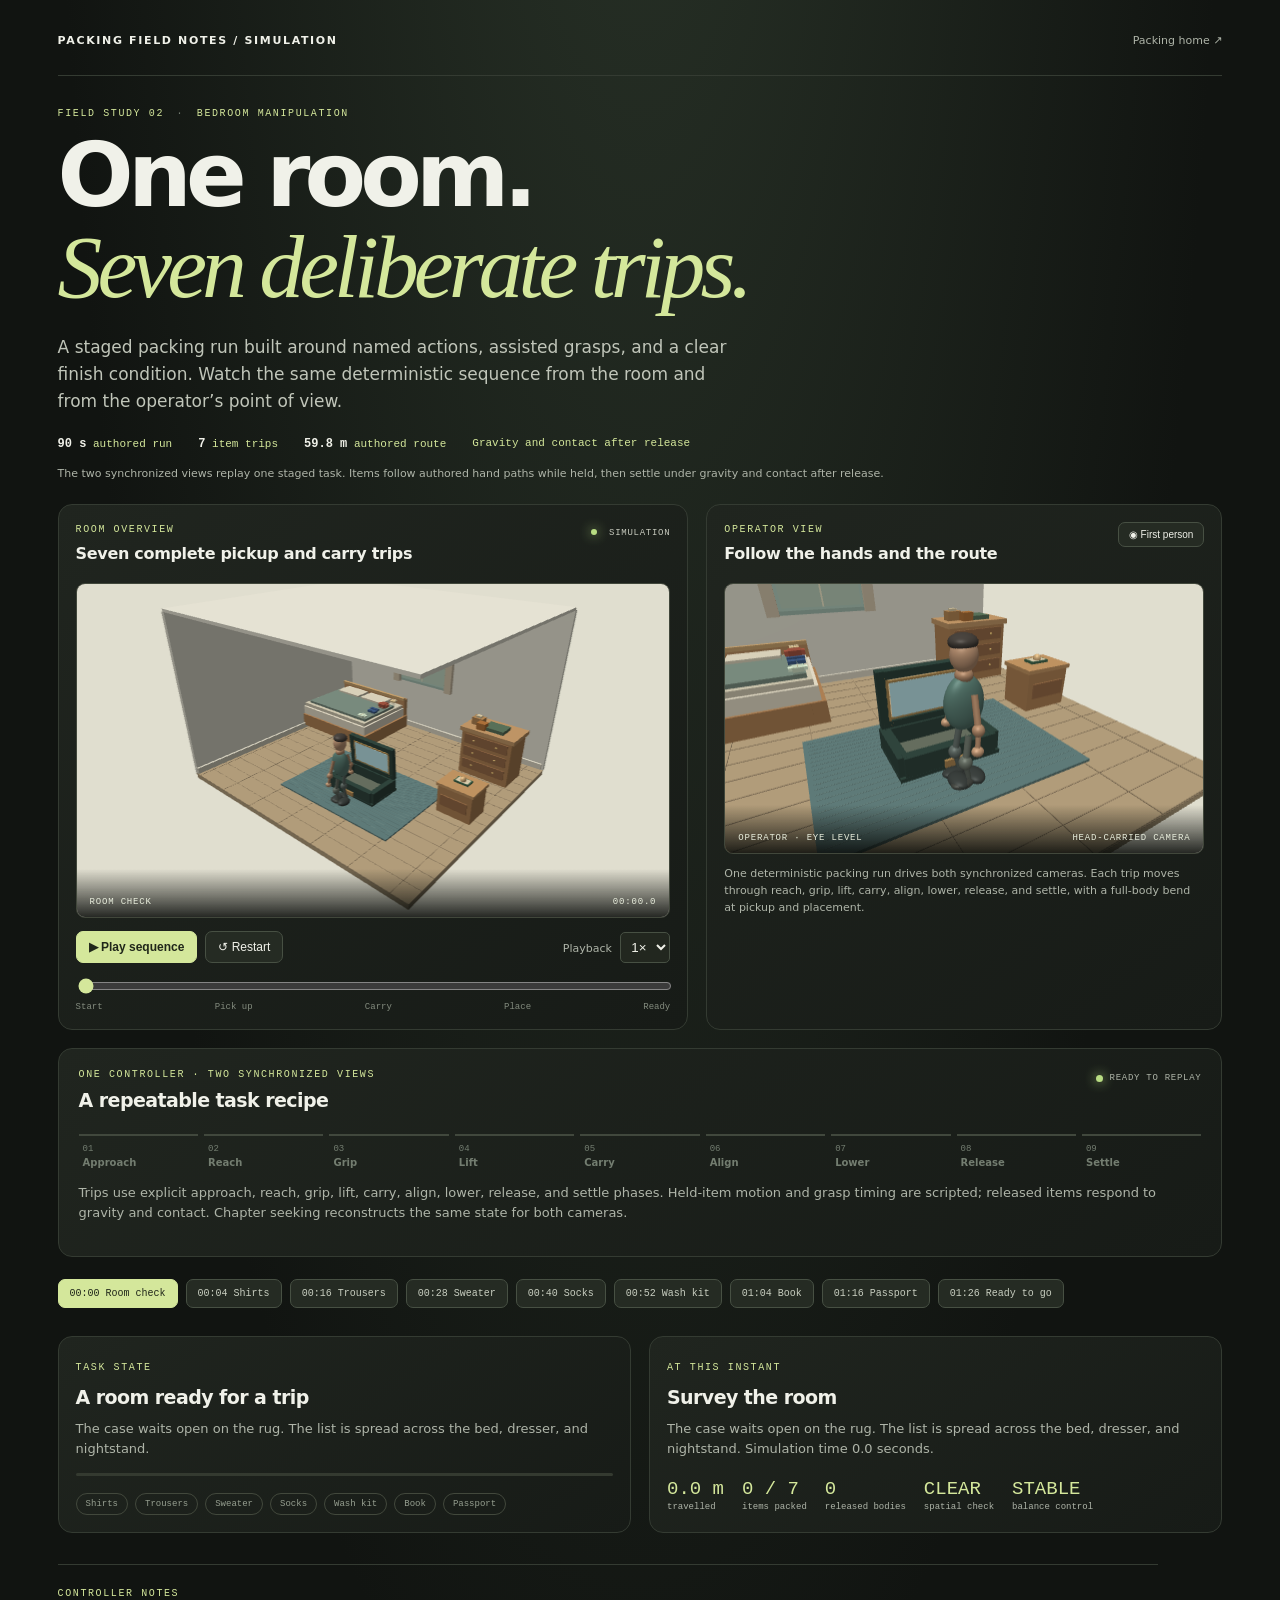
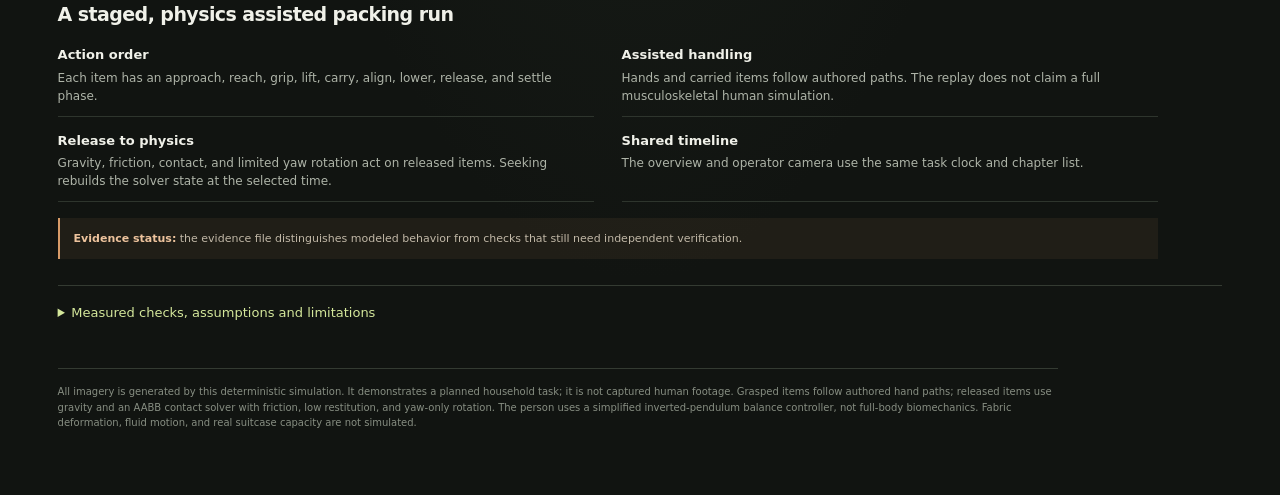
<file: packing/index.html>
<!doctype html>
<html lang="en">
<head>
<meta charset="utf-8"><meta name="viewport" content="width=device-width,initial-scale=1">
<title>Pack for the morning flight — packing simulation</title>
<meta name="description" content="A staged bedroom packing simulation with synchronized room and operator views, named task actions, and transparent validation status.">
<link rel="stylesheet" href="style.css?v=packing-egocentric-5">
</head>
<body><main>
<header><a class="wordmark" href="../index.html">PACKING FIELD NOTES / SIMULATION</a><a class="back" href="../index.html">Packing home ↗</a></header>
<p class="eyebrow">Field study 02 <span>·</span> Bedroom manipulation</p>
<h1>One room.<br><em>Seven deliberate trips.</em></h1>
<p class="intro">A staged packing run built around named actions, assisted grasps, and a clear finish condition. Watch the same deterministic sequence from the room and from the operator’s point of view.</p>
<div class="facts"><span><b>90 s</b> authored run</span><span><b>7</b> item trips</span><span><b>59.8 m</b> authored route</span><span>Gravity and contact after release</span></div><p class="server-note">The two synchronized views replay one staged task. Items follow authored hand paths while held, then settle under gravity and contact after release.</p>
<section class="stage-grid">
<article class="film-card"><div class="card-head"><div><span class="tag">Room overview</span><h2>Seven complete pickup and carry trips</h2></div><span class="live"><i></i> SIMULATION</span></div><div class="viewport"><canvas id="overview" aria-label="Animated overview of the bedroom packing task"></canvas><div class="hud"><span id="overview-stage">READY</span><span id="overview-clock">00:00.0</span></div></div><div class="playbar"><button id="play" class="primary">▶ <span>Play sequence</span></button><button id="restart">↺ Restart</button><label>Playback <select id="speed"><option value="1" selected>1×</option><option value="2">2×</option><option value="4">4×</option></select></label></div><div class="scrub"><input id="timeline" type="range" min="0" max="90" step="0.02" value="0" aria-label="Simulation timeline"><div class="ticks"><span>Start</span><span>Pick up</span><span>Carry</span><span>Place</span><span>Ready</span></div></div></article>
<article class="film-card"><div class="card-head"><div><span class="tag">Operator view</span><h2>Follow the hands and the route</h2></div><button id="view-mode" class="view-toggle" aria-pressed="false">◉ First person</button></div><div class="viewport"><canvas id="operator" aria-label="Egocentric view of the operator handling packing items"></canvas><div class="hud"><span id="operator-stage">ROOM SCALE · EYE LEVEL</span><span>HEAD-CARRIED CAMERA</span></div></div><p class="caption">One deterministic packing run drives both synchronized cameras. Each trip moves through reach, grip, lift, carry, align, lower, release, and settle, with a full-body bend at pickup and placement.</p></article>
</section>
<section class="sequence panel" aria-labelledby="sequence-title"><div class="sequence-head"><div><span class="tag">One controller · two synchronized views</span><h2 id="sequence-title">A repeatable task recipe</h2></div><span class="sequence-live"><i></i><span id="sequence-status">READY TO REPLAY</span></span></div><div class="stage-rail" id="stage-rail" aria-label="Current action in the packing sequence"><span data-stage="approach">01 <b>Approach</b></span><span data-stage="reach">02 <b>Reach</b></span><span data-stage="grip">03 <b>Grip</b></span><span data-stage="lift">04 <b>Lift</b></span><span data-stage="carry">05 <b>Carry</b></span><span data-stage="align">06 <b>Align</b></span><span data-stage="lower">07 <b>Lower</b></span><span data-stage="release">08 <b>Release</b></span><span data-stage="settle">09 <b>Settle</b></span></div><p class="sequence-note">Trips use explicit approach, reach, grip, lift, carry, align, lower, release, and settle phases. Held-item motion and grasp timing are scripted; released items respond to gravity and contact. Chapter seeking reconstructs the same state for both cameras.</p></section>
<nav class="chapters" aria-label="Packing sequence chapters" id="chapters"></nav>
<section class="below"><article class="panel"><span class="tag">Task state</span><h2 id="task-title">A room ready for a trip</h2><p id="task-copy">The open case waits on the rug. The packing list is staged across three surfaces around the bedroom.</p><div class="progress"><div id="progress-fill"></div></div><div class="inventory" id="inventory"></div></article><article class="panel"><span class="tag">At this instant</span><h2 id="action-title">Survey the room</h2><p id="action-copy">The operator surveys the bedroom from beside the open case before starting the first trip.</p><div class="metrics"><div><strong id="distance">0.0 m</strong><small>travelled</small></div><div><strong id="packed">0 / 7</strong><small>items packed</small></div><div><strong id="contacts">0</strong><small>released bodies</small></div><div><strong id="clearance">CLEAR</strong><small>spatial check</small></div><div><strong id="physics-state">STABLE</strong><small>balance control</small></div></div></article></section>
<section class="explain"><div><span class="tag">Controller notes</span><h2>A staged, physics assisted packing run</h2></div><div class="explain-grid"><p><strong>Action order</strong>Each item has an approach, reach, grip, lift, carry, align, lower, release, and settle phase.</p><p><strong>Assisted handling</strong>Hands and carried items follow authored paths. The replay does not claim a full musculoskeletal human simulation.</p><p><strong>Release to physics</strong>Gravity, friction, contact, and limited yaw rotation act on released items. Seeking rebuilds the solver state at the selected time.</p><p><strong>Shared timeline</strong>The overview and operator camera use the same task clock and chapter list.</p></div><p class="validation-note"><strong>Evidence status:</strong> the evidence file distinguishes modeled behavior from checks that still need independent verification.</p></section>
<details><summary>Measured checks, assumptions and limitations</summary><pre id="evidence">Loading run evidence…</pre><p><a href="validation.json">Open machine-readable validation ↗</a> · <a href="events.json">Open operation event log ↗</a></p></details>
<footer>All imagery is generated by this deterministic simulation. It demonstrates a planned household task; it is not captured human footage. Grasped items follow authored hand paths; released items use gravity and an AABB contact solver with friction, low restitution, and yaw-only rotation. The person uses a simplified inverted-pendulum balance controller, not full-body biomechanics. Fabric deformation, fluid motion, and real suitcase capacity are not simulated.</footer>
</main><script id="run-evidence-data" type="application/json">{"run_id":"bedroom-suitcase-pack-v2","simulation_type":"deterministic hybrid kinematic and rigid-body visual simulation","validation_status":"the room and operator views share a staged deterministic replay; clothing GLB index decoding, staged support heights, and per-item masses are corrected; path-clearance and released-body end-state checks remain pending","duration_seconds":90,"route_length_m":59.8,"checks":{"all_listed_items_reach_case_regions":null,"item_count":7,"hands_released_at_end":null,"case_lid_closed_at_end":null,"operator_returns_to_case":null,"overview_and_operator_views_share_timeline":null,"chapter_seek_points":9,"route_avoids_static_furniture_and_case":null,"carried_items_clear_static_furniture":null,"packed_items_fit_case_interior_and_do_not_overlap":null,"gravity_after_release":true,"static_aabb_contacts":true,"dynamic_item_contacts":true,"yaw_contact_response":true,"balance_controller":true,"headless_solver_check":null},"motion_model":"Each trip has explicit approach, reach, grip, lift, carry, align, lower, release, and settle phases. Both views follow one deterministic timeline. Items start supported on their staging surfaces and use individual illustrative masses. Grasped transport follows authored paths; release hands items to the fixed-step AABB contact solver with gravity, friction, and limited yaw rotation. The operator uses stage-driven bend poses and a damped balance controller.","items":["shirts","trousers","sweater","socks","wash kit","book","passport"],"assumptions":["Object transport follows authored task paths.","Pickup and release are scripted grasp events.","Per-item masses are illustrative household estimates, not measured values.","The room geometry and object dimensions are illustrative rather than measured.","The separate assembly sources informed staged-action reporting; their unavailable scripts are not used by this packing replay."],"not_validated":["Full musculoskeletal human balance and joint forces","Six-degree-of-freedom tumbling for objects","Soft-body cloth folding","Measured real-world suitcase fit or transfer"]}</script><script src="app.js?v=packing-egocentric-7"></script></body></html>
</file>
<file: packing/style.css>
:root{color-scheme:dark;--bg:#111411;--panel:#1b201b;--line:#343b32;--ink:#f0f1e9;--muted:#aeb4a8;--accent:#d4e79b;--orange:#d89b68;--mono:ui-monospace,Consolas,monospace}*{box-sizing:border-box}body{margin:0;background:radial-gradient(ellipse at 50% -25%,#293328 0,transparent 65%),var(--bg);color:var(--ink);font:15px/1.55 system-ui,sans-serif}main{max-width:1520px;margin:auto;padding:32px 4.5vw 64px}header{height:44px;border-bottom:1px solid var(--line);display:flex;align-items:flex-start;justify-content:space-between}.wordmark,.back{text-decoration:none;color:var(--muted);font-size:11px;letter-spacing:.15em}.wordmark{font-weight:700;color:var(--ink)}.back{letter-spacing:0}a{color:var(--accent)}.eyebrow,.tag{font:500 10px/1.3 var(--mono);letter-spacing:.16em;text-transform:uppercase;color:var(--accent)}.eyebrow{margin:31px 0 12px}h1{font-size:clamp(48px,7vw,92px);line-height:.98;letter-spacing:-.065em;margin:0;max-width:900px}h1 em{font:italic 500 1em/1.05 Georgia,serif;letter-spacing:-.055em;color:var(--accent)}.intro{font-size:17px;line-height:1.6;color:#c0c5b9;max-width:680px;margin:20px 0}.facts{display:flex;flex-wrap:wrap;gap:10px 26px;color:var(--accent);font:11px var(--mono);margin:22px 0 30px}.stage-grid{display:grid;grid-template-columns:1.1fr .9fr;gap:18px}.film-card,.panel{background:linear-gradient(145deg,#20251f,#171b17);border:1px solid var(--line);border-radius:14px;padding:17px;min-width:0}.card-head{min-height:61px;display:flex;justify-content:space-between;gap:10px;align-items:flex-start}.card-head .tag{display:block;margin:1px 0 6px}.card-head h2{font-size:16px;margin:0;letter-spacing:-.02em}.live{font:9px var(--mono);letter-spacing:.08em;color:#c6c9bd;padding-top:6px;white-space:nowrap}.live i{display:inline-block;background:#b8dc82;width:6px;height:6px;border-radius:50%;margin-right:6px;box-shadow:0 0 12px #b8dc82}.viewport{position:relative;overflow:hidden;background:#171915;border-radius:9px;border:1px solid #41473b;aspect-ratio:16/9}canvas{display:block;width:100%;height:100%}.hud{position:absolute;bottom:0;left:0;right:0;background:linear-gradient(transparent,rgba(7,10,8,.86));display:flex;justify-content:space-between;padding:28px 13px 10px;color:#e8eddc;font:9px var(--mono);letter-spacing:.09em;pointer-events:none}.playbar{display:flex;gap:8px;align-items:center;margin:13px 0}.playbar button,.view-toggle,.chapters button{border:1px solid #475043;background:#252b23;color:var(--ink);border-radius:7px;padding:8px 12px;font:12px 'DM Sans',sans-serif;cursor:pointer}.playbar .primary{background:var(--accent);border-color:var(--accent);color:#20271a;font-weight:700}.playbar label{margin-left:auto;color:var(--muted);font-size:11px}.playbar select{background:#22271f;color:var(--ink);border:1px solid #475043;border-radius:5px;padding:6px;margin-left:5px}.scrub input{width:100%;accent-color:var(--accent);height:12px;cursor:pointer}.ticks{display:flex;justify-content:space-between;color:#838b7e;font:9px var(--mono);margin-top:3px}.view-toggle{font-size:10px;padding:6px 10px}.view-toggle[aria-pressed=true]{border-color:var(--accent);color:var(--accent)}.caption{font-size:11px;color:var(--muted);margin:11px 0 0;min-height:34px}.chapters{display:flex;gap:8px;flex-wrap:wrap;margin:17px 0 28px}.chapters button{font:10px var(--mono);padding:8px 11px;color:#c8cec0}.chapters button[aria-current=true]{background:var(--accent);color:#20271a;border-color:var(--accent)}.below{display:grid;grid-template-columns:1fr 1fr;gap:18px}.panel h2,.explain h2{font-size:19px;letter-spacing:-.03em;margin:6px 0}.panel p{font-size:13px;color:var(--muted);min-height:40px;margin:6px 0 14px}.progress{height:3px;background:#343a30;border-radius:3px;margin:12px 0 17px}.progress div{height:100%;width:0;background:var(--accent);transition:width .2s}.inventory{display:flex;flex-wrap:wrap;gap:7px}.item-chip{font:9px var(--mono);color:#969f90;border:1px solid #42483c;border-radius:99px;padding:5px 9px}.item-chip.done{color:#182012;background:var(--accent);border-color:var(--accent)}.metrics{display:flex;gap:18px;margin-top:19px;flex-wrap:wrap}.metrics div{display:grid;gap:2px}.metrics strong{font:19px var(--mono);color:var(--accent)}.metrics small{font:9px var(--mono);color:var(--muted)}.explain{border-top:1px solid var(--line);margin-top:31px;padding-top:22px;max-width:970px}.explain h2{margin-top:0}.explain ul{padding-left:20px;margin:12px 0;color:var(--muted);font-size:13px}.explain li{padding:4px 0}.explain strong{color:var(--ink)}details{border-top:1px solid var(--line);padding:17px 0;margin-top:26px}summary{cursor:pointer;color:var(--accent);font-size:13px}pre{white-space:pre-wrap;color:#c0c7b7;font:11px/1.7 var(--mono);max-height:320px;overflow:auto}footer{border-top:1px solid var(--line);padding-top:15px;margin-top:28px;color:#878e82;font-size:10px;max-width:1000px}button:focus-visible,a:focus-visible,input:focus-visible,select:focus-visible{outline:2px solid var(--accent);outline-offset:3px}@media(max-width:900px){main{padding:24px 4vw 48px}.stage-grid{grid-template-columns:1fr}.below{grid-template-columns:1fr}.facts{gap:8px 16px}.caption{min-height:0}}@media(max-width:540px){.wordmark{font-size:9px}.back{font-size:10px}h1{font-size:54px}.facts{font-size:9px}.film-card,.panel{padding:12px}.card-head h2{font-size:14px}.live{font-size:8px}.metrics{gap:19px}.metrics strong{font-size:16px}}
.webgl-error{position:absolute;inset:0;display:grid;place-items:center;background:#141814;color:#f0f1e9;font:13px var(--mono);padding:24px;text-align:center}
.ego-hands{position:absolute;inset:0;width:100%;height:100%;display:none;pointer-events:none;filter:drop-shadow(0 -3px 5px #0002)}body.egocentric-mode .ego-hands{display:block}
.server-note{margin:-16px 0 22px;color:var(--muted);font-size:11px}.server-note code{color:var(--accent);font:10px var(--mono)}
.eyebrow span{color:#70796e;margin:0 5px}.facts b{font:700 12px var(--mono);color:var(--ink)}
.sequence{margin:18px 0 22px;padding:19px 20px}.sequence-head{display:flex;justify-content:space-between;align-items:flex-start;gap:14px}.sequence-head .tag{display:block;margin-bottom:5px}.sequence-head h2{margin:0;font-size:19px;letter-spacing:-.03em}.sequence-live{display:flex;align-items:center;gap:7px;color:var(--muted);font:9px var(--mono);letter-spacing:.08em;padding-top:5px}.sequence-live i{width:7px;height:7px;border-radius:50%;background:#b8dc82;box-shadow:0 0 12px #b8dc82}.stage-rail{display:grid;grid-template-columns:repeat(9,minmax(0,1fr));gap:6px;margin:18px 0 10px}.stage-rail span{border-top:2px solid #41483d;padding:8px 4px 5px;color:#737d70;font:9px var(--mono);transition:color .16s,border-color .16s}.stage-rail b{display:block;color:inherit;font:600 10px system-ui,sans-serif;margin-top:3px}.stage-rail [aria-current=step]{border-color:var(--accent);color:var(--accent);background:linear-gradient(180deg,rgba(212,231,155,.09),transparent)}.stage-rail [data-done]{border-color:#73855d;color:#bcc9a5}.sequence-note{font-size:11px;color:var(--muted);margin:9px 0 0}.explain{max-width:1100px}.explain>div:first-child .tag{display:block}.explain-grid{display:grid;grid-template-columns:repeat(2,minmax(0,1fr));gap:4px 28px}.explain-grid p{font-size:12px;color:var(--muted);padding:10px 0;border-bottom:1px solid #2e352d;margin:0}.explain-grid strong{display:block;color:var(--ink);font-size:13px;margin-bottom:3px}.validation-note{margin:16px 0 0;padding:12px 14px;border-left:2px solid var(--orange);background:rgba(216,155,104,.07);font-size:11px;color:#c1b8a7}.validation-note strong{color:#edc39d}
@media(max-width:700px){.stage-rail{grid-template-columns:repeat(3,minmax(0,1fr));gap:2px 8px}.sequence{padding:15px}.sequence-head{display:block}.sequence-live{margin-top:8px}.explain-grid{grid-template-columns:1fr}}
</file>
